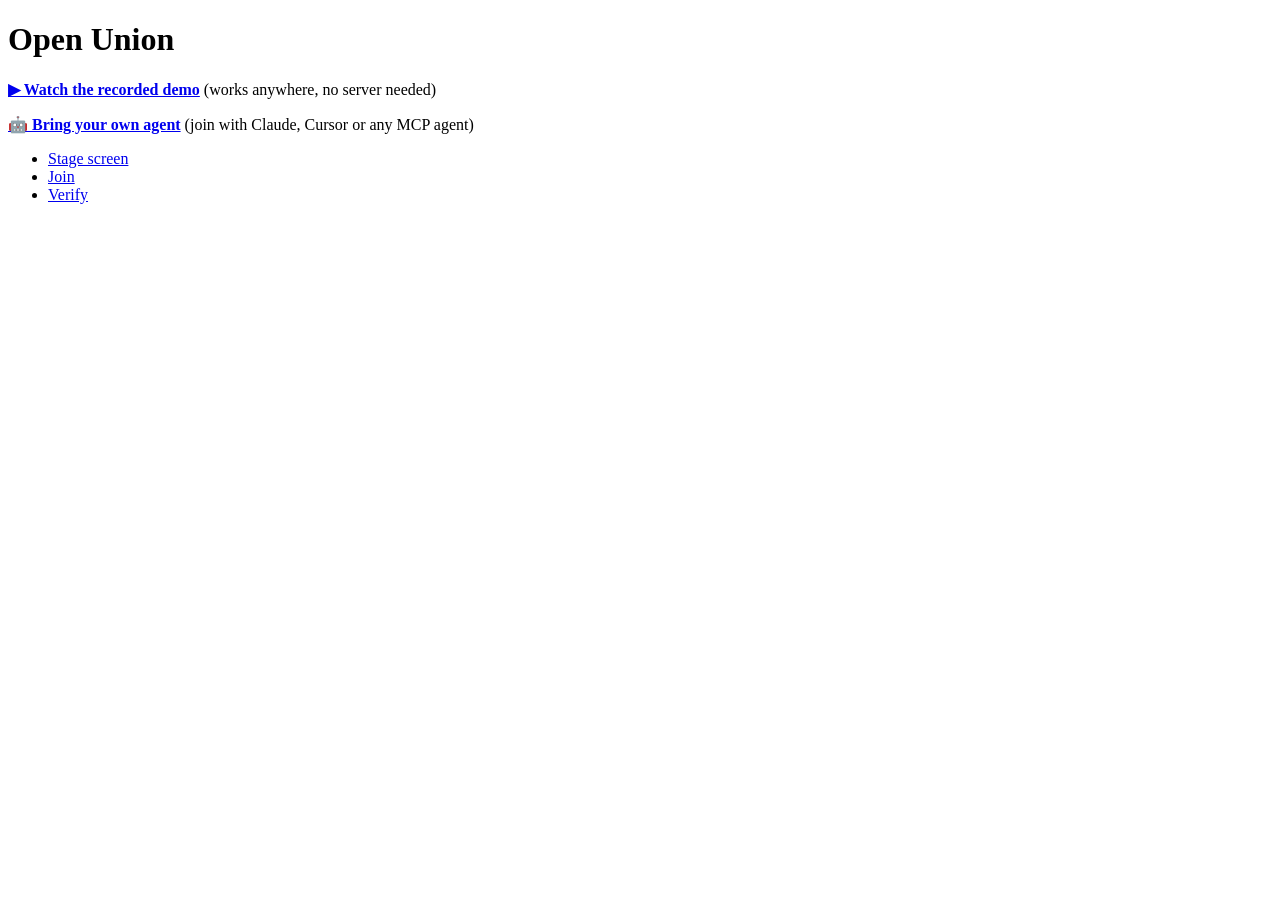
<file: web/index.html>
<!doctype html>
<html lang="en"><head><meta charset="utf-8"><title>Open Union</title></head>
<body><h1>Open Union</h1><p><a href="stage.html?replay=1"><strong>▶ Watch the recorded demo</strong></a> (works anywhere, no server needed)</p>
<p><a href="agents.html"><strong>🤖 Bring your own agent</strong></a> (join with Claude, Cursor or any MCP agent)</p>
<ul><li><a href="/stage.html">Stage screen</a></li><li><a href="/join.html">Join</a></li><li><a href="/verify.html">Verify</a></li></ul></body></html>
</file>
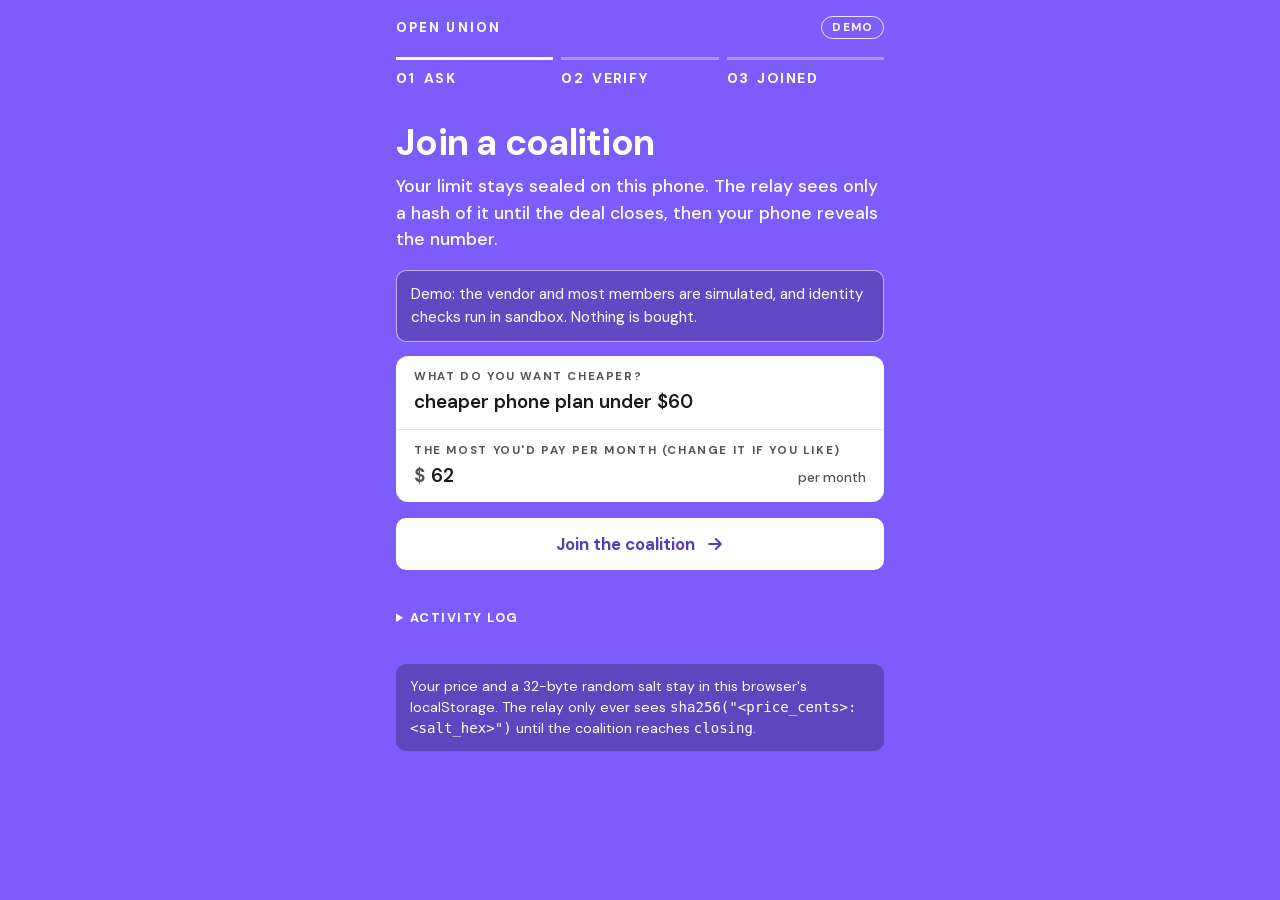
<file: web/join.html>
<!doctype html>
<html lang="en">
<head>
<meta charset="utf-8">
<meta name="viewport" content="width=device-width, initial-scale=1, viewport-fit=cover">
<meta name="theme-color" content="#7C5CFC">
<title>Open Union · Join a coalition</title>
<link rel="preload" href="fonts/dm-sans-latin.woff2" as="font" type="font/woff2" crossorigin>
<link rel="stylesheet" href="orbit.css">
<style>
  .top { max-width: 520px; margin: 0 auto; padding: calc(env(safe-area-inset-top) + 16px) 16px 0; display: flex; align-items: center; justify-content: space-between; gap: 12px; }
  .wordmark { font-weight: 800; letter-spacing: .16em; text-transform: uppercase; font-size: .82rem; }
  .steps { max-width: 520px; margin: 18px auto 0; padding: 0 16px; list-style: none; display: grid; grid-template-columns: repeat(3, 1fr); gap: 8px; }
  .steps li { display: flex; gap: 8px; align-items: baseline; border-top: 3px solid rgba(255,255,255,.38); padding-top: 8px; font-size: .88rem; font-weight: 700; letter-spacing: .1em; text-transform: uppercase; transition: border-color .2s; }
  .steps li b { font-weight: 800; }
  .steps li.done, .steps li.current { border-color: var(--white); font-weight: 700; }
  main { max-width: 520px; margin: 0 auto; padding: 22px 16px 56px; }
  h1 { font-size: 2rem; }
  p.lead { margin: 10px 0 0; max-width: 56ch; font-size: 1.1rem; font-weight: 500; }
  body[data-step]:not([data-step="s-need"]) p.lead { display: none; }
  .demo-note { margin-top: 16px; }
  section { display: none; margin-top: 18px; }
  section.on { display: block; }
  .stack > * + * { margin-top: 12px; }

  .card.form { padding: 0; }
  .cell { padding: 12px 18px 0; border-top: 1px solid var(--hair); }
  .cell:first-child { border-top: 0; }
  .cell:focus-within { background: #F4F0FF; box-shadow: inset 0 0 0 3px var(--violet); }
  .cell label { display: block; color: var(--gray); }
  .cell input { display: block; width: 100%; border: 0; border-radius: 0; background: transparent; padding: 5px 0 14px; font: 600 1.18rem/1.3 var(--sans); color: var(--ink); caret-color: var(--violet); }
  .cell input:focus, .cell input:focus-visible { outline: none; }
  .cell input::placeholder { color: #6A6A6A; font-weight: 400; font-style: italic; }
  .money { display: flex; align-items: baseline; gap: 6px; }
  .money .unit { font: 700 1.18rem/1.3 var(--sans); color: var(--gray); }
  .money .per { margin-left: auto; font-size: .85rem; font-weight: 500; color: var(--gray); white-space: nowrap; }
  input[type=number] { -moz-appearance: textfield; appearance: textfield; }
  input[type=number]::-webkit-inner-spin-button, input[type=number]::-webkit-outer-spin-button { -webkit-appearance: none; margin: 0; }
  body:has(#err .err) #s-need .cell:has(input:placeholder-shown) { box-shadow: inset 0 0 0 3px var(--bad); }
  body:has(#err .err) #s-need .cell:has(input:placeholder-shown) label { color: var(--bad); }

  #go::after, #verify-actions > button:not(.stub)::after { content: ""; width: 20px; height: 20px; flex: none;
    background: url("data:image/svg+xml,%3Csvg xmlns='http://www.w3.org/2000/svg' viewBox='0 0 24 24' fill='none' stroke='%235A3EB8' stroke-width='2.5' stroke-linecap='round' stroke-linejoin='round'%3E%3Cpath d='M5 12h14M13 6l6 6-6 6'/%3E%3C/svg%3E") center / contain no-repeat; }
  @keyframes spin { to { transform: rotate(360deg); } }
  #go[disabled]::after, #verify-actions > button[disabled]::after { background: none; border: 2.5px solid rgba(90,62,184,.35); border-top-color: var(--mid); border-radius: 50%; animation: spin .8s linear infinite; }

  .v { font-size: 1.1rem; font-weight: 700; overflow-wrap: anywhere; margin-top: 3px; }
  .v code { font-size: .88rem; font-weight: 600; letter-spacing: .02em; }
  .serial { font: 800 2.1rem/1.05 var(--mono); letter-spacing: .05em; color: var(--mid); margin-top: 4px; }
  #v-agent { display: inline-block; white-space: nowrap; font: 600 .9rem/1.3 var(--mono); margin-top: 4px; }
  .headline { font-size: 2.1rem; font-weight: 800; line-height: 1.08; letter-spacing: -.02em; color: var(--mid); max-width: 14ch; }
  .headline.bad { color: var(--bad); max-width: none; font-size: 1.7rem; }
  .member-card { min-height: 190px; }
  .member-card dt { margin-top: 12px; }
  .member-card dd { margin: 3px 0 0; overflow-wrap: anywhere; }
  .deal-link { display: inline-block; margin-top: 8px; font-weight: 800; color: var(--mid); }

  .room {
    position: fixed; inset: 0; z-index: 10; display: grid; place-content: center;
    overflow: auto; padding: 58px max(16px, env(safe-area-inset-right))
      32px max(16px, env(safe-area-inset-left));
    color: #fff; text-align: center;
  }
  .room[hidden] { display: none; }
  .room[data-view="accept"] { background: #08743f; }
  .room[data-view="decline"] { background: #af172c; }
  .room[data-view="strike"] { background: #181626; }
  .room-badge {
    position: absolute; top: calc(16px + env(safe-area-inset-top)); right: max(16px, env(safe-area-inset-right));
    border: 1px solid currentColor; border-radius: 99px; padding: 4px 10px;
    font-size: .8rem; font-weight: 800;
  }
  .room-title { font-size: clamp(2.35rem, 11vw, 8rem); font-weight: 900; line-height: 1; margin: 0; }
  .room-title strong { display: block; }
  .room-detail { font-size: clamp(1.35rem, 6vw, 4rem); font-weight: 750; margin: 12px 0 0; max-width: 24ch; }
  .room-detail:empty { display: none; }
  .orbit-land { animation: land .9s cubic-bezier(.2, 1, .3, 1) both; }
  @keyframes land { from { opacity: 0; transform: rotate(-35deg) scale(.7); } to { opacity: .9; transform: none; } }

  details.activity { margin-top: 24px; }
  details.activity summary { cursor: pointer; font-size: .8rem; font-weight: 700; letter-spacing: .12em; text-transform: uppercase; padding: 14px 0; }
  details.activity summary:focus-visible { outline: 3px solid var(--white); outline-offset: 2px; }
  #log { list-style: none; margin: 6px 0 0; padding: 4px 12px; font: .8rem/1.4 var(--mono); background: rgba(26,26,46,.3); border-radius: 10px; }
  #log:empty { display: none; }
  #log li { padding: 5px 0; border-top: 1px solid rgba(255,255,255,.28); overflow-wrap: anywhere; }
  footer { margin-top: 22px; font-size: .88rem; max-width: 60ch; background: rgba(26,26,46,.3); padding: 12px 14px; border-radius: 10px; }
  @media (min-width: 720px) { h1 { font-size: 2.3rem; } main { padding-top: 34px; } }
  .strike-vote { margin-top: 26px; font: 800 1.5rem/1 inherit; font-family: inherit; color: #b3261e; background: #fff;
    border: 0; border-radius: 999px; padding: 18px 30px; cursor: pointer; box-shadow: 0 8px 24px rgba(0,0,0,.3); }
  .strike-vote[hidden], .strike-tally[hidden] { display: none; }
  .strike-vote:disabled { opacity: .7; }
  .strike-tally { margin-top: 12px; font-weight: 700; font-size: 1.1rem; }
</style>
</head>
<body>
<header class="top">
  <span class="wordmark">Open Union</span>
  <span class="pill" title="Demo: simulated vendor, sandbox identity checks, nothing is bought">Demo</span>
</header>
<ol class="steps" id="steps" aria-label="Progress">
  <li class="current" aria-current="step"><b>01</b> Ask</li>
  <li><b>02</b> Verify</li>
  <li><b>03</b> Joined</li>
</ol>

<main>
<h1>Join a coalition</h1>
<p class="lead">Your limit stays sealed on this phone. The relay sees only a hash of it until the deal closes, then your phone reveals the number.</p>

<section id="s-need" class="on">
  <p class="note demo-note">Demo: the vendor and most members are simulated, and identity checks run in sandbox. Nothing is bought.</p>
  <div class="card card--white form" style="margin-top:14px">
    <div class="cell">
      <label class="label" for="need">What do you want cheaper?</label>
      <input id="need" type="text" inputmode="text" autocomplete="off" value="cheaper phone plan under $60" placeholder="phone plan under $60, Bay Area">
    </div>
    <div class="cell">
      <label class="label" for="price">The most you'd pay per month (change it if you like)</label>
      <div class="money"><span class="unit" aria-hidden="true">$</span>
        <input id="price" type="number" inputmode="decimal" min="1" step="0.01" value="62" placeholder="60">
        <span class="per" aria-hidden="true">per month</span></div>
    </div>
  </div>
  <button id="go" class="btn">Join the coalition</button>
</section>

<section id="s-verify" class="stack">
  <div class="card card--navy">
    <div class="label muted">Coalition</div>
    <div class="v" id="v-coalition">—</div>
    <div class="label muted" style="margin-top:16px">Your sealed commitment</div>
    <div class="v"><code id="v-commitment">—</code></div>
  </div>
  <p class="note">Only verified unique humans count toward the price. Verify once, then your agent joins.</p>
  <div id="verify-actions"></div>
</section>

<section id="s-joined" class="stack">
  <div class="card card--white">
    <div class="orbit-art" id="orbit-r"></div>
    <div class="label muted">Sealed receipt</div>
    <div class="serial" id="r-serial">&nbsp;</div>
    <div class="muted" style="margin-top:6px;max-width:20ch">Limit sealed on this phone</div>
  </div>
  <div class="card card--navy">
    <div class="label muted">Verification</div>
    <div class="v"><span id="v-verified" class="tag ok">verified</span> <span id="v-agent"></span></div>
    <div class="label muted" style="margin-top:16px">Sealed commitment</div>
    <div class="v"><code id="r-commit">—</code></div>
  </div>
  <div class="card card--deep">
    <div class="orbit-art"></div>
    <div class="label muted">Latest offer · simulated vendor</div>
    <div class="v" id="v-offer">waiting for the vendor…</div>
  </div>
  <p class="note" id="wait-note">Keep this page open. When the coalition closes, this phone reveals your price and re-checks the deal.</p>
</section>

<section id="s-closed" class="stack">
  <article class="card card--white member-card">
    <div class="orbit-art" id="orbit-c" style="width:150px;height:150px"></div>
    <h2 class="label muted">Open Union · Member card</h2>
    <div class="headline" id="v-result"></div>
    <dl>
      <dt class="label muted">Member pseudonym</dt>
      <dd id="c-agent"></dd>
      <dt class="label muted">Commitment</dt>
      <dd><code id="c-commit"></code></dd>
    </dl>
    <a class="deal-link" id="c-link" href="/verify.html">Check the deal</a>
  </article>
  <p class="note">Demo result: the vendor is simulated and nothing was bought.</p>
</section>

<div id="err" role="alert" aria-live="polite"></div>
<details class="activity">
  <summary>Activity log</summary>
  <ul id="log"></ul>
</details>

<footer>
  Your price and a 32-byte random salt stay in this browser's localStorage. The relay only ever sees
  <code>sha256("&lt;price_cents&gt;:&lt;salt_hex&gt;")</code> until the coalition reaches <code>closing</code>.
</footer>
</main>

<div class="room" id="room" hidden>
  <span class="room-badge" id="room-badge"></span>
  <div role="status" aria-atomic="true">
    <p class="room-title"><span id="room-speaker"></span><strong id="room-title"></strong></p>
    <p class="room-detail" id="room-detail"></p>
  </div>
  <button type="button" class="strike-vote" id="strike-vote" hidden>✊ Vote to strike</button>
  <p class="strike-tally" id="strike-tally" hidden></p>
</div>

<script>
const params = new URLSearchParams(location.search);
const FALLBACK_COALITION = params.get("c") || "demo-phone-plan";
const CLIENT = "web";

const $ = (id) => document.getElementById(id);
const esc = (s) => String(s).replace(/[&<>"']/g, (c) => ({ "&": "&amp;", "<": "&lt;", ">": "&gt;", '"': "&quot;", "'": "&#39;" }[c]));
const dollars = (cents) => "$" + (cents / 100).toFixed(2);
const hex = (bytes) => [...bytes].map((b) => b.toString(16).padStart(2, "0")).join("");

function logLine(text) {
  const li = document.createElement("li");
  li.textContent = new Date().toLocaleTimeString() + " · " + text;
  $("log").prepend(li);
  console.log("[open-union]", text);
}
function showError(text) {
  $("err").innerHTML = '<div class="err">' + esc(text) + "</div>";
  logLine("error: " + text);
}
function show(id) {
  for (const s of document.querySelectorAll("section")) s.classList.toggle("on", s.id === id);
  try { uiAfterShow(id); } catch (e) { console.warn("[open-union] ui", e); }
}

// ---- presentation only: progress steps, per-step heading, grouped hash, orbit landing. Never touches the flow. ----
const STEP_ORDER = ["s-need", "s-verify", "s-joined"];
const H1S = { "s-need": "Join a coalition", "s-verify": "Verify you're a real person", "s-joined": "You're in", "s-closed": "Deal closed" };
const groupHash = (h) => (h.match(/.{1,8}/g) || [h]).join(" ");
const land = (el) => { el.classList.remove("orbit-land"); void el.getBoundingClientRect(); el.classList.add("orbit-land"); };
function uiAfterShow(id) {
  document.body.dataset.step = id;
  document.querySelector("h1").textContent = H1S[id] || H1S["s-need"];
  const at = id === "s-closed" ? STEP_ORDER.length : STEP_ORDER.indexOf(id);
  document.querySelectorAll("#steps li").forEach((li, i) => {
    li.classList.toggle("done", i < at);
    li.classList.toggle("current", i === at);
    if (i === at) li.setAttribute("aria-current", "step"); else li.removeAttribute("aria-current");
  });
  if (member && member.commitment) {
    if (id === "s-verify") $("v-commitment").textContent = groupHash(member.commitment);
    if (id === "s-joined") {
      $("r-commit").textContent = groupHash(member.commitment);
      $("r-serial").textContent = member.commitment.slice(0, 4).toUpperCase() + " " + member.commitment.slice(4, 8).toUpperCase();
      land($("orbit-r"));
    }
    if (id === "s-closed") {
      $("c-link").href = "/verify.html?c=" + encodeURIComponent(member.coalition_id);
      land($("orbit-c"));
    }
  }
  window.scrollTo(0, 0);
}

async function api(path, options) {
  const res = await fetch(path, options);
  const text = await res.text();
  let data = null;
  try { data = text ? JSON.parse(text) : null; } catch (e) { data = { detail: text }; }
  if (!res.ok) throw new Error((data && (data.detail?.msg || data.detail)) || res.status + " " + path);
  return data;
}
const send = (coalition_id, agent_id, type, body) =>
  api("/messages", { method: "POST", headers: { "Content-Type": "application/json" },
                     body: JSON.stringify({ coalition_id, agent_id, type, body }) });

// ---- the secret half: price and salt live here and nowhere else -------------
const KEY = (cid) => "open-union/" + cid;
const loadSecret = (cid) => { try { return JSON.parse(localStorage.getItem(KEY(cid)) || "null"); } catch (e) { return null; } };
const saveSecret = (cid, s) => localStorage.setItem(KEY(cid), JSON.stringify(s));

async function sealPrice(priceCents) {
  const salt = crypto.getRandomValues(new Uint8Array(32));
  const salt_hex = hex(salt);
  const digest = await crypto.subtle.digest("SHA-256", new TextEncoder().encode(priceCents + ":" + salt_hex));
  return { price_cents: priceCents, salt_hex, commitment: hex(new Uint8Array(digest)) };
}

let member = null;  // { coalition_id, agent_id, price_cents, salt_hex, commitment, inquiry_id, verified, joined, revealed }
let lastOffer = null;
let stream = null;
let strikeTimer = null;
let tally = null;

function persist() { saveSecret(member.coalition_id, member); }

// ---- step 1: need + limit ---------------------------------------------------
$("go").addEventListener("click", async () => {
  $("err").innerHTML = "";
  const need = $("need").value.trim();
  const price = Number($("price").value);
  if (!need) return showError("Say in one sentence what you want cheaper.");
  if (!(price > 0)) return showError("Enter the most you'd pay per month.");
  $("go").disabled = true;
  try {
    const match = await api("/coalitions/match", { method: "POST", headers: { "Content-Type": "application/json" },
                                                   body: JSON.stringify({ need }) });
    let cid = match.coalition_id;
    if (match.status === "ask_user" || !cid) {
      cid = FALLBACK_COALITION;
      logLine("no clear match; joining " + cid);
    } else {
      logLine(match.status + " coalition " + cid + " (" + (match.member_count ?? 0) + " members)");
    }
    const sealed = await sealPrice(Math.round(price * 100));
    member = { coalition_id: cid, agent_id: "anon-" + hex(crypto.getRandomValues(new Uint8Array(5))),
               ...sealed, inquiry_id: null, verified: false, joined: false, revealed: false };
    persist();
    logLine("sealed your limit in this browser; commitment " + member.commitment.slice(0, 16) + "…");
    await send(cid, member.agent_id, "INTENT", { need });
    showVerifyStep();
  } catch (e) {
    showError(e.message);
  } finally {
    $("go").disabled = false;
  }
});

// ---- step 2: Persona --------------------------------------------------------
async function showVerifyStep() {
  $("v-coalition").textContent = member.coalition_id;
  $("v-commitment").textContent = member.commitment;
  show("s-verify");
  let cfg;
  try {
    cfg = await api("/persona/callback");
  } catch (e) {
    return showError("Could not reach the relay: " + e.message);
  }
  const actions = $("verify-actions");
  actions.innerHTML = "";
  if (cfg.mode === "live" && cfg.template_id) {
    const button = document.createElement("button");
    button.textContent = "Verify I'm a unique human";
    button.addEventListener("click", async () => {
      button.disabled = true;
      button.textContent = "Opening Persona…";
      try {
        // The relay creates the inquiry and hands back a one-time Persona link for it.
        const started = await api("/persona/start", {
          method: "POST", headers: { "Content-Type": "application/json" },
          body: JSON.stringify({ coalition_id: member.coalition_id, agent_id: member.agent_id }) });
        member.inquiry_id = started.inquiry_id;
        persist();
        logLine("opening Persona (sandbox). When it says you're done, come back to this tab.");
        location.href = started.url;
      } catch (e) {
        button.disabled = false;
        button.textContent = "Verify I'm a unique human";
        showError("Persona didn't start: " + e.message);
      }
    });
    const hint = document.createElement("p");
    hint.className = "note";
    hint.textContent = "Persona opens in this tab. When it says you're done, come back here and you'll be marked verified.";
    actions.append(button, hint);
  } else {
    const warn = document.createElement("p");
    warn.className = "note";
    warn.innerHTML = '<span class="tag sandbox">sandbox</span> No Persona key on this relay, so identity is not really checked. This path is a stub for the demo.';
    const button = document.createElement("button");
    button.className = "stub";
    button.textContent = "Continue with sandbox stub";
    button.addEventListener("click", () => {
      logLine("sandbox stub: marking verified without a real Persona inquiry");
      joinAndCommit("sandbox-stub-" + hex(crypto.getRandomValues(new Uint8Array(4))));
    });
    actions.append(warn, button);
  }
}

// ---- step 3: JOIN + COMMIT, then the callback marks the member verified -----
async function joinAndCommit(inquiryId) {
  try {
    member.inquiry_id = inquiryId || null;
    if (!member.joined) {
      await send(member.coalition_id, member.agent_id, "JOIN",
                 { persona_inquiry_id: member.inquiry_id, client: CLIENT });
      await send(member.coalition_id, member.agent_id, "COMMIT", { commitment: member.commitment });
      member.joined = true;
      persist();
      logLine("JOIN and COMMIT sent; the relay has the hash, not the price");
    }
    const check = await api("/persona/callback", {
      method: "POST", headers: { "Content-Type": "application/json" },
      body: JSON.stringify({ coalition_id: member.coalition_id, agent_id: member.agent_id,
                             inquiry_id: member.inquiry_id }) });
    member.verified = !!check.verified;
    member.sandbox = check.mode === "sandbox-stub";
    persist();
    logLine("persona check: " + check.status + " (" + check.mode + ") → verified=" + check.verified);
    $("v-agent").textContent = member.agent_id;
    const badge = $("v-verified");
    badge.textContent = member.sandbox ? "verified · sandbox" : "verified";
    badge.className = "tag " + (member.sandbox ? "sandbox" : "ok");
    if (!check.verified) { badge.textContent = "not verified: " + check.status; badge.className = "tag sandbox"; }
    show("s-joined");
    listen();
    poll();
    // Persona can take a few seconds to mark an inquiry completed. Re-check for up to a minute.
    if (!check.verified && check.mode === "live" && member.inquiry_id && !joinAndCommit.retrying) {
      joinAndCommit.retrying = true;
      let tries = 0;
      const timer = setInterval(async () => {
        tries += 1;
        try {
          const again = await api("/persona/callback", {
            method: "POST", headers: { "Content-Type": "application/json" },
            body: JSON.stringify({ coalition_id: member.coalition_id, agent_id: member.agent_id,
                                   inquiry_id: member.inquiry_id }) });
          if (again.verified) {
            clearInterval(timer);
            member.verified = true;
            persist();
            badge.textContent = member.sandbox ? "verified · sandbox" : "verified";
            badge.className = "tag " + (member.sandbox ? "sandbox" : "ok");
            updateRoomBadge();
            logLine("persona check: " + again.status + " → verified");
          }
        } catch (e) { /* keep trying */ }
        if (tries >= 15) clearInterval(timer);
      }, 4000);
    }
  } catch (e) {
    showError(e.message);
  }
}

// ---- step 4: offers, then REVEAL at close -----------------------------------
function updateRoomBadge() {
  const badge = $("v-verified").textContent;
  $("room-badge").textContent = member.verified ? badge : "not verified";
}

function setRoom(view, speaker = "", title = "", detail = "") {
  const room = $("room");
  room.dataset.view = view;
  room.hidden = !view;
  document.querySelector("main").inert = !!view;
  $("room-speaker").textContent = speaker;
  $("room-title").textContent = title;
  $("room-detail").textContent = detail;
  updateRoomBadge();
}

function showOffer() {
  if (!lastOffer) return setRoom("");
  const price = dollars(lastOffer.price_cents);
  const above = lastOffer.price_cents > member.price_cents;
  if (!above) {
    setRoom("accept", "Your agent:", "ACCEPT " + price, "Your private limit: " + dollars(member.price_cents) + ". Only this phone knows it.");
  } else {
    setRoom("decline", "Your agent:", "NO, " + price, "Above your private limit of " + dollars(member.price_cents) + ". Only this phone knows it.");
  }
  // While the price is above your limit, you can vote for the coalition to walk out.
  $("strike-vote").hidden = !above;
  $("strike-vote").disabled = votedOffer === lastOffer.offer_id;
  $("strike-vote").textContent = votedOffer === lastOffer.offer_id ? "✊ Vote counted" : "✊ Vote to strike";
}

let votedOffer = null;
$("strike-vote").addEventListener("click", async () => {
  if (!lastOffer) return;
  votedOffer = lastOffer.offer_id;
  $("strike-vote").disabled = true;
  $("strike-vote").textContent = "✊ Vote counted";
  try {
    const r = await api("/vote/strike", { method: "POST", headers: { "Content-Type": "application/json" },
      body: JSON.stringify({ coalition_id: member.coalition_id, agent_id: member.agent_id }) });
    showStrikeTally(r.votes, r.needed);
  } catch (e) { logLine("strike vote failed: " + e.message); }
});

function showStrikeTally(votes, needed) {
  const el = $("strike-tally");
  el.hidden = false;
  el.textContent = `${votes} of ${needed} votes to strike`;
}

let lastStrikeId = null;
let shownClosed = false;

// One handler for offers from the live stream or from polling; an offer id is handled once.
function onOffer(offer) {
  if (lastOffer && lastOffer.offer_id === offer.offer_id) return;
  lastOffer = offer;
  const accept = offer.price_cents <= member.price_cents;  // decided here, from the price the relay can't see
  $("v-offer").textContent = dollars(offer.price_cents) + "/month — " + (accept ? "within your limit" : "above your limit");
  if (strikeTimer === null && !shownClosed) showOffer();
  logLine("offer " + dollars(offer.price_cents) + "; responding accept=" + accept);
  send(member.coalition_id, member.agent_id, "RESPOND", { offer_id: offer.offer_id, accept })
    .catch((e) => logLine("RESPOND failed: " + e.message));
}

let lastStrikeShownAt = 0;

function onStrike(text) {
  lastStrikeShownAt = Date.now();
  clearTimeout(strikeTimer);
  setRoom("strike", "", "✊ ON STRIKE", text);
  strikeTimer = setTimeout(() => {
    strikeTimer = null;
    if (!shownClosed) showOffer();
  }, 6000);
}

function listen() {
  if (stream) stream.close();
  stream = new EventSource("/stream?coalition_id=" + encodeURIComponent(member.coalition_id));
  stream.addEventListener("offer", (ev) => onOffer(JSON.parse(ev.data)));
  stream.addEventListener("strike", (ev) => {
    const s = JSON.parse(ev.data);
    lastStrikeId = "stream-" + Date.now();
    onStrike(s.text);
  });
  stream.addEventListener("tally", (ev) => { tally = JSON.parse(ev.data); });
  stream.addEventListener("strike_votes", (ev) => { const v = JSON.parse(ev.data); showStrikeTally(v.votes, v.needed); });
}

// Polling backs up the live stream (a phone network or tunnel can stall it), and never stops,
// so a phone keeps working across a closed run and a reset.
async function poll() {
  try {
    const latest = await api("/coalitions/" + encodeURIComponent(member.coalition_id) + "/latest");
    if (latest.offer) onOffer(latest.offer);
    // A strike the live stream already showed is skipped; polling only covers a stream that missed it.
    if (latest.strike && latest.strike.id !== lastStrikeId && latest.strike.age_s < 12
        && Date.now() - lastStrikeShownAt > 15000) {
      lastStrikeId = latest.strike.id;
      onStrike((latest.strike.members || "") + " members walked out on Northline Mobile");
    }
    if (latest.state === "closing" && !member.revealed) await reveal();
    if (latest.state === "closed" && !shownClosed) {
      shownClosed = true;
      await showMemberCard();
    }
    if (latest.state === "open" && (shownClosed || member.revealed)) {
      // The coalition was reset for a new run: this member is still in it, with the same sealed limit.
      logLine("new run started: back to live offers");
      shownClosed = false;
      member.revealed = false;
      tally = null;
      lastOffer = null;
      persist();
      show("s-joined");
      if (!stream || stream.readyState === 2) listen();
      setRoom("");
    }
  } catch (e) {
    logLine("status check failed: " + e.message);
  }
  setTimeout(poll, 3000);
}

async function reveal() {
  logLine("coalition is closing: revealing price and salt now, for the first time");
  await send(member.coalition_id, member.agent_id, "REVEAL",
             { price_cents: member.price_cents, salt_hex: member.salt_hex });
  member.revealed = true;
  persist();
}

async function showMemberCard() {
  const rows = await api("/log?coalition_id=" + encodeURIComponent(member.coalition_id));
  const summary = rows.findLast((row) => row.type === "SYSTEM" && row.body.kind === "tally");
  const final = rows.findLast((row) => row.type === "OFFER");
  const price = summary?.body.offer_price_cents ?? final?.body.price_cents;
  const revealCheck = rows.findLast((row) => row.type === "SYSTEM"
    && row.body.kind === "reveal_check" && row.body.agent_id === member.agent_id);
  const eligibleReveal = tally
    ? tally.revealed.some((entry) => entry.agent_id === member.agent_id && entry.ok)
    : member.verified && revealCheck?.body.ok;
  const inDeal = eligibleReveal && Number.isInteger(price) && price <= member.price_cents;

  clearTimeout(strikeTimer);
  strikeTimer = null;
  setRoom("");
  $("c-agent").textContent = member.agent_id;
  $("c-commit").textContent = member.commitment.slice(0, 12) + "…";
  $("v-result").className = inDeal ? "headline ok" : "headline bad";
  $("v-result").textContent = inDeal ? "Saved " + dollars(8500 - price) + "/month" : "Not in this deal";
  show("s-closed");
}

// Safari restores this page from its back-forward cache without running scripts again, so reload it.
window.addEventListener("pageshow", (e) => { if (e.persisted) location.reload(); });

// ---- resume: back from the Persona hosted flow, or a reloaded phone ---------
(function resume() {
  const inquiryId = params.get("inquiry-id") || params.get("inquiry_id");
  const candidate = loadSecret(FALLBACK_COALITION) || Object.keys(localStorage)
    .filter((k) => k.startsWith("open-union/"))
    .map((k) => { try { return JSON.parse(localStorage.getItem(k)); } catch (e) { return null; } })
    .filter(Boolean)
    .pop();
  if (!candidate) return;
  member = candidate;
  logLine("resumed your sealed limit from this browser (" + member.coalition_id + ")");
  // Back from Persona: the inquiry id comes from the URL, or from what we saved before leaving.
  const pending = inquiryId || (!member.verified && member.inquiry_id);
  if (pending) { joinAndCommit(pending); return; }
  if (member.joined) {
    $("v-agent").textContent = member.agent_id;
    const badge = $("v-verified");
    if (!member.verified) { badge.textContent = "not verified yet"; badge.className = "tag sandbox"; }
    else if (member.sandbox) { badge.textContent = "verified · sandbox"; badge.className = "tag sandbox"; }
    show("s-joined");
    listen();
    poll();
  } else {
    showVerifyStep();
  }
})();
</script>
</body>
</html>
</file>
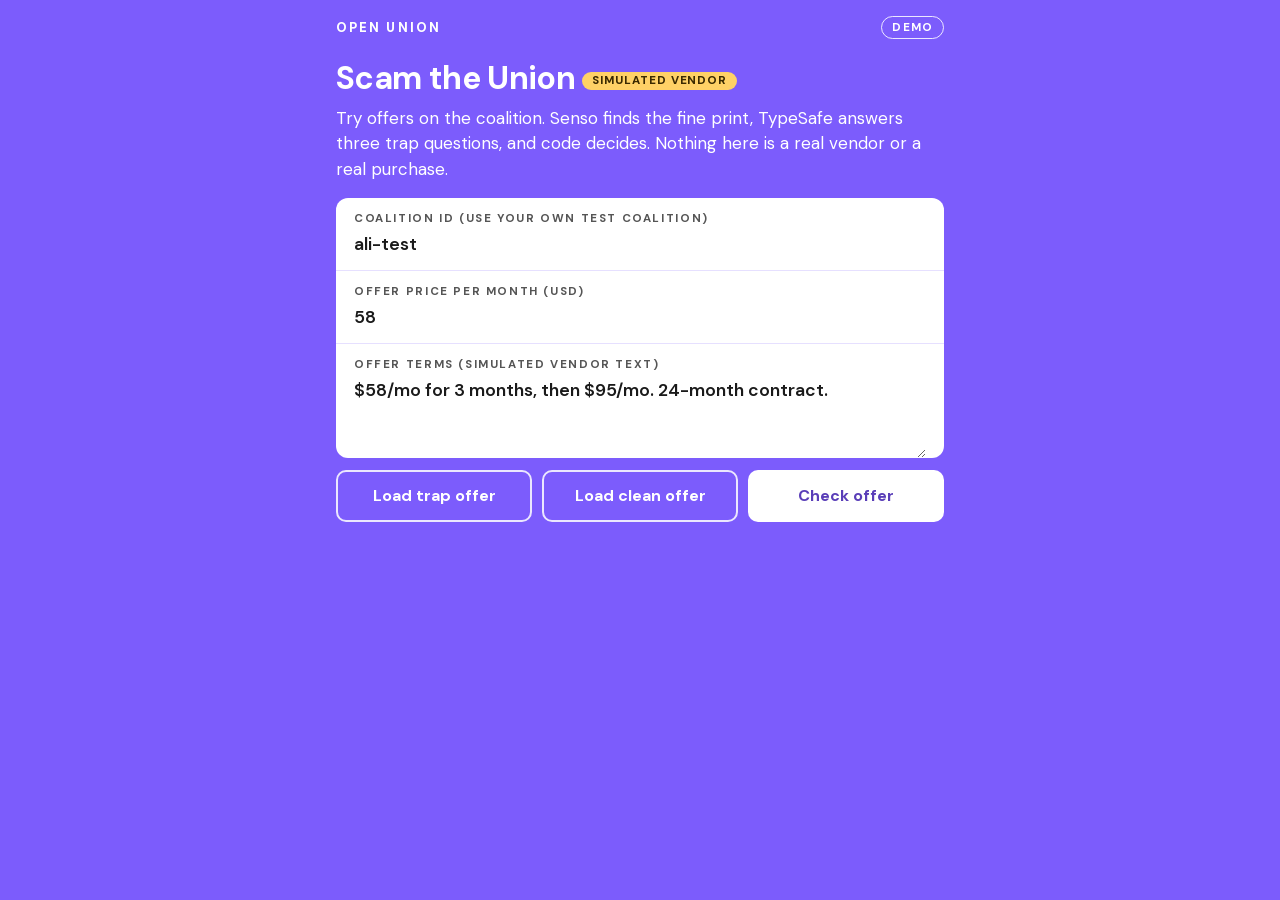
<file: web/vendor.html>
<!doctype html>
<html lang="en">
<head>
<meta charset="utf-8">
<meta name="viewport" content="width=device-width, initial-scale=1, viewport-fit=cover">
<meta name="theme-color" content="#7C5CFC">
<title>Scam the Union: vendor console (simulated)</title>
<link rel="preload" href="fonts/dm-sans-latin.woff2" as="font" type="font/woff2" crossorigin>
<link rel="stylesheet" href="orbit.css">
<style>
  .top { max-width: 640px; margin: 0 auto; padding: calc(env(safe-area-inset-top) + 16px) 16px 0; display: flex; align-items: center; justify-content: space-between; gap: 12px; }
  .wordmark { font-weight: 800; letter-spacing: .16em; text-transform: uppercase; font-size: .82rem; }
  main { max-width: 640px; margin: 0 auto; padding: 22px 16px 56px; }
  h1 { font-size: 2rem; }
  .dim { margin: 10px 0 0; max-width: 58ch; }
  .tag { display: inline-block; font-size: .72rem; font-weight: 800; letter-spacing: .08em; text-transform: uppercase; background: var(--amber); color: var(--amber-ink); border-radius: 999px; padding: 3px 10px; vertical-align: middle; }
  #demoWarn { margin-top: 16px; }
  #demoWarn[hidden] { display: none; }
  .card.form { padding: 0; margin-top: 16px; }
  .cell { padding: 12px 18px 0; border-top: 1px solid var(--hair); }
  .cell:first-child { border-top: 0; }
  .cell:focus-within { background: #F4F0FF; box-shadow: inset 0 0 0 3px var(--violet); }
  .cell label { display: block; color: var(--gray); }
  .cell input, .cell textarea { display: block; width: 100%; border: 0; border-radius: 0; background: transparent; padding: 5px 0 14px; font: 600 1.1rem/1.35 var(--sans); color: var(--ink); caret-color: var(--violet); }
  .cell textarea { min-height: 84px; resize: vertical; }
  .cell input:focus, .cell textarea:focus { outline: none; }
  input[type=number] { -moz-appearance: textfield; appearance: textfield; }
  input[type=number]::-webkit-inner-spin-button, input[type=number]::-webkit-outer-spin-button { -webkit-appearance: none; margin: 0; }
  .row { display: flex; gap: 10px; flex-wrap: wrap; }
  .row button { flex: 1 1 150px; margin-top: 12px; width: auto; }
  button { display: flex; align-items: center; justify-content: center; gap: 10px; min-height: 52px; padding: 14px 18px; font: 700 1rem/1.2 var(--sans); border: 0; border-radius: 10px; background: var(--white); color: var(--mid); cursor: pointer; transition: background .15s, transform .15s; }
  button:hover { background: var(--pale); }
  button:active { transform: scale(.985); }
  button:focus-visible { outline: 3px solid var(--white); outline-offset: 3px; }
  button.ghost { background: transparent; color: var(--white); border: 2px solid rgba(255,255,255,.85); }
  button.ghost:hover { background: rgba(255,255,255,.14); }
  button[disabled] { opacity: .6; cursor: not-allowed; }
  #result { margin-top: 16px; }
  #result[hidden] { display: none; }
  .verdict { font-size: 2.2rem; font-weight: 800; letter-spacing: -.02em; line-height: 1.05; margin: 4px 0 2px; }
  .verdict.reject { color: #FF8A93; } .verdict.pass { color: #7CE3B0; } .verdict.ask_member { color: var(--amber); }
  #note { min-height: 1em; }
  #result h3 { font-size: .72rem; font-weight: 700; letter-spacing: .14em; text-transform: uppercase; color: var(--lilac); margin: 18px 0 6px; }
  table { width: 100%; border-collapse: collapse; font-size: .95rem; }
  th { text-align: left; font-size: .72rem; font-weight: 700; letter-spacing: .12em; text-transform: uppercase; color: var(--lilac); padding-bottom: 6px; }
  td { padding: 8px 8px 8px 0; border-top: 1px solid rgba(255,255,255,.16); vertical-align: top; overflow-wrap: anywhere; }
  td:last-child { text-align: right; font-variant-numeric: tabular-nums; padding: 8px 0 8px 12px; white-space: nowrap; overflow-wrap: normal; }
  th:last-child { text-align: right; padding-left: 12px; }
  .p-high { color: #FF8A93; font-weight: 800; }
  #send { margin-top: 18px; width: 100%; }
  #sendMsg { margin-top: 8px; min-height: 1em; }
  #error:not(:empty) { margin-top: 14px; padding: 12px 14px; border: 2px solid var(--bad); background: var(--bad-bg); color: var(--bad); border-radius: 10px; font-weight: 700; }
  @media (max-width: 420px) { h1 { font-size: 1.7rem; } }
</style>
</head>
<body>
<header class="top"><span class="wordmark">Open Union</span><span class="pill">Demo</span></header>
<main>
<h1>Scam the Union <span class="tag">simulated vendor</span></h1>
<p class="dim">Try offers on the coalition. Senso finds the fine print, TypeSafe answers three trap questions, and code decides. Nothing here is a real vendor or a real purchase.</p>

<div id="demoWarn" class="note" hidden>This is the live demo coalition. Offers sent from here will show on the stage screen.</div>

<div class="card card--white form">
  <div class="cell"><label class="label" for="cid">Coalition id (use your own test coalition)</label>
  <input id="cid" autocomplete="off"></div>
  <div class="cell"><label class="label" for="price">Offer price per month (USD)</label>
  <input id="price" type="number" min="1" step="1" value="58"></div>
  <div class="cell"><label class="label" for="terms">Offer terms (simulated vendor text)</label>
  <textarea id="terms"></textarea></div>
</div>
<div class="row">
  <button type="button" id="presetTrap" class="ghost">Load trap offer</button>
  <button type="button" id="presetClean" class="ghost">Load clean offer</button>
  <button type="button" id="check" class="primary">Check offer</button>
</div>

<div id="result" class="card card--navy" hidden>
  <div class="orbit-art" aria-hidden="true"></div>
  <div class="label muted">Verdict (decided in code)</div>
  <div id="verdict" class="verdict"></div>
  <div id="note" class="muted"></div>
  <h3>Trap questions</h3>
  <table><thead><tr><th>Question</th><th>p</th></tr></thead><tbody id="qs"></tbody></table>
  <h3>Senso citations</h3>
  <table><thead><tr><th>content</th><th>version</th><th>score</th></tr></thead><tbody id="cites"></tbody></table>
  <button type="button" id="send" disabled>Send as OFFER to the log (simulated vendor)</button>
  <div id="sendMsg" class="muted"></div>
</div>
<div id="error" role="alert" aria-live="polite"></div>
</main>

<script>
const $ = id => document.getElementById(id);
const DEMO = "demo-phone-plan";
const PRESETS = {
  trap:  { price: 58, terms: "$58/mo for 3 months, then $95/mo. 24-month contract." },
  clean: { price: 58, terms: "$58/mo fixed for 12 months, no added fees." },
};
let last = null;

$("cid").value = new URLSearchParams(location.search).get("c") || "ali-test";
$("terms").value = PRESETS.trap.terms;
function warnDemo() { $("demoWarn").hidden = $("cid").value.trim() !== DEMO; }
$("cid").addEventListener("input", warnDemo); warnDemo();

function load(p) { $("price").value = p.price; $("terms").value = p.terms; }
$("presetTrap").onclick = () => load(PRESETS.trap);
$("presetClean").onclick = () => load(PRESETS.clean);

function cell(tr, text, cls) { const td = document.createElement("td"); td.textContent = text; if (cls) td.className = cls; tr.appendChild(td); }

$("check").onclick = async () => {
  $("error").textContent = ""; $("result").hidden = true; $("send").disabled = true; last = null;
  const body = { coalition_id: $("cid").value.trim(), price_cents: Math.round(Number($("price").value) * 100), terms_text: $("terms").value.trim() };
  $("check").disabled = true;
  try {
    const r = await fetch("/offer-check", { method: "POST", headers: { "Content-Type": "application/json" }, body: JSON.stringify(body) });
    const data = await r.json().catch(() => ({}));
    if (!r.ok) { $("error").textContent = "Check failed: " + (typeof data.detail === "string" ? data.detail : JSON.stringify(data.detail || r.status)); return; }
    last = { body, data };
    $("verdict").textContent = data.verdict.replace("_", " ").toUpperCase();
    $("verdict").className = "verdict " + data.verdict;
    $("note").textContent = data.note || "";
    $("qs").replaceChildren(...data.questions.map(q => { const tr = document.createElement("tr"); cell(tr, q.q); cell(tr, q.p.toFixed(2), q.p >= 0.30 ? "p-high" : ""); return tr; }));
    $("cites").replaceChildren(...data.senso.map(s => { const tr = document.createElement("tr"); cell(tr, String(s.content_id).slice(0, 8)); cell(tr, String(s.version_id).slice(0, 8)); cell(tr, s.score == null ? "" : Number(s.score).toFixed(3)); return tr; }));
    $("sendMsg").textContent = "";
    $("send").disabled = false;
    $("result").hidden = false;
  } catch (e) { $("error").textContent = "Network error: " + e.message; }
  finally { $("check").disabled = false; }
};

$("send").onclick = async () => {
  if (!last) return;
  if (last.body.coalition_id === DEMO && !confirm("This coalition is the live demo. Send the offer to the stage screen?")) return;
  const { body, data } = last;
  const msg = { coalition_id: body.coalition_id, agent_id: "vendor", type: "OFFER", body: {
    price_cents: body.price_cents, terms_text: body.terms_text,
    senso_content_ids: data.senso.map(s => s.content_id), trap_checks: data.questions } };
  const r = await fetch("/messages", { method: "POST", headers: { "Content-Type": "application/json" }, body: JSON.stringify(msg) });
  $("sendMsg").textContent = r.ok ? "Sent as a simulated OFFER." : "Send failed: HTTP " + r.status;
};
</script>
</body>
</html>
</file>
<file: web/orbit.css>
/* Orbit Purple for Open Union: shared tokens and components.
   Palette from the Orbit Purple style (violet ground; white, navy and deep-purple card variants; orbit line art).
   Fonts and radii were read off the style's preview images (the style page publishes only the palette).
   Self-contained: no CDN, no build step. */
@font-face {
  font-family: "DM Sans"; font-style: normal; font-weight: 100 1000; font-display: swap;
  src: url("fonts/dm-sans-latin.woff2") format("woff2");
}
:root {
  color-scheme: light;
  --violet: #7C5CFC; --white: #FFFFFF; --navy: #1A1A2E; --deep: #6B4BD4;
  --lilac: #A18AFF; --mid: #5A3EB8; --pale: #E0D8FF; --ink: #1A1A1A; --gray: #555555;
  --hair: #E6E0FF;                       /* hairline on white cards */
  --amber: #FFD166; --amber-ink: #3B2A00; /* sandbox and stub only */
  --bad: #B3261E; --bad-bg: #FFF1F0;
  --sans: "DM Sans", ui-sans-serif, system-ui, -apple-system, "Segoe UI", Roboto, Helvetica, Arial, sans-serif;
  --mono: ui-monospace, SFMono-Regular, Menlo, Consolas, monospace;
  --r: 12px;
}
* { box-sizing: border-box; }
html { background: var(--violet); -webkit-text-size-adjust: 100%; }
body { margin: 0; min-height: 100vh; background: var(--violet); color: var(--white); font: 400 17px/1.5 var(--sans); }
::selection { background: var(--navy); color: var(--white); }
a { color: inherit; text-underline-offset: 3px; }
h1, h2, h3 { font-family: var(--sans); font-weight: 700; letter-spacing: -.02em; line-height: 1.08; margin: 0; text-wrap: balance; }
code, .mono { font-family: var(--mono); font-variant-numeric: tabular-nums; overflow-wrap: anywhere; }

/* tracked label: the style's small caps voice, used for field and data labels */
.label { font-size: .72rem; font-weight: 700; letter-spacing: .14em; text-transform: uppercase; }

/* cards: three variants, each with its own text and line colours */
.card { position: relative; overflow: hidden; border-radius: var(--r); padding: 18px; }
.card--white { background: var(--white); color: var(--ink); }
.card--white .muted { color: var(--gray); }
.card--navy { background: var(--navy); color: var(--white); }
.card--navy .muted { color: var(--lilac); }
.card--deep { background: var(--deep); color: var(--white); }
.card--deep .muted { color: var(--pale); }
.orbit-art { position: absolute; width: 124px; height: 124px; right: -30px; top: -34px; pointer-events: none; background: no-repeat center / contain; opacity: .85; }
.card--white .orbit-art { background-image: url("orbit-mid.svg"); }
.card--navy .orbit-art, .card--deep .orbit-art { background-image: url("orbit-lilac.svg"); }
.card > *:not(.orbit-art) { position: relative; }

/* buttons: white on the violet ground (as the style's CTA), violet inside a white card */
.btn, #verify-actions > button { display: flex; align-items: center; justify-content: center; gap: 10px; width: 100%; min-height: 52px; margin-top: 16px; padding: 14px 18px; font: 700 1.05rem/1.2 var(--sans); border: 0; border-radius: 10px; background: var(--white); color: var(--mid); cursor: pointer; transition: background .15s, transform .15s; }
.btn:hover, #verify-actions > button:hover { background: var(--pale); }
.btn:active, #verify-actions > button:active { transform: scale(.985); }
.btn:focus-visible, #verify-actions > button:focus-visible { outline: 3px solid var(--white); outline-offset: 3px; }
.btn--solid { background: var(--violet); color: var(--white); }
.btn--solid:hover { background: var(--deep); }
.card .btn:focus-visible { outline-color: var(--navy); }
.btn[disabled], #verify-actions > button[disabled] { background: var(--pale); color: var(--mid); opacity: .8; cursor: progress; }
button.stub, #verify-actions > button.stub { background: var(--amber); color: var(--amber-ink); }
button.stub:hover, #verify-actions > button.stub:hover { background: #FFC94D; }

/* pills and chips */
.pill { display: inline-block; border: 1.5px solid rgba(255,255,255,.85); border-radius: 999px; padding: 2px 10px; font-size: .72rem; font-weight: 700; letter-spacing: .1em; text-transform: uppercase; }
.chip, .tag { display: inline-block; border-radius: 6px; padding: 2px 8px; font-size: .72rem; font-weight: 700; letter-spacing: .06em; text-transform: uppercase; vertical-align: 1px; }
.chip.ok, .tag.ok { background: var(--pale); color: var(--mid); }
.chip.sandbox, .tag.sandbox { background: var(--amber); color: var(--amber-ink); }

/* notes and errors on the violet ground */
.note { margin: 14px 0 0; padding: 12px 14px; border: 1.5px solid rgba(224,216,255,.75); background: rgba(26,26,46,.28); color: var(--white); border-radius: 10px; font-size: .95rem; }
.note:has(.chip.sandbox), .note:has(.tag.sandbox) { background: var(--amber); border-color: var(--amber); color: var(--amber-ink); font-weight: 600; }
.err { margin-top: 14px; padding: 12px 14px; border: 2px solid var(--bad); background: var(--bad-bg); color: var(--bad); border-radius: 10px; font-weight: 700; }

@media (prefers-reduced-motion: reduce) { * { animation: none !important; transition: none !important; } }
</file>
